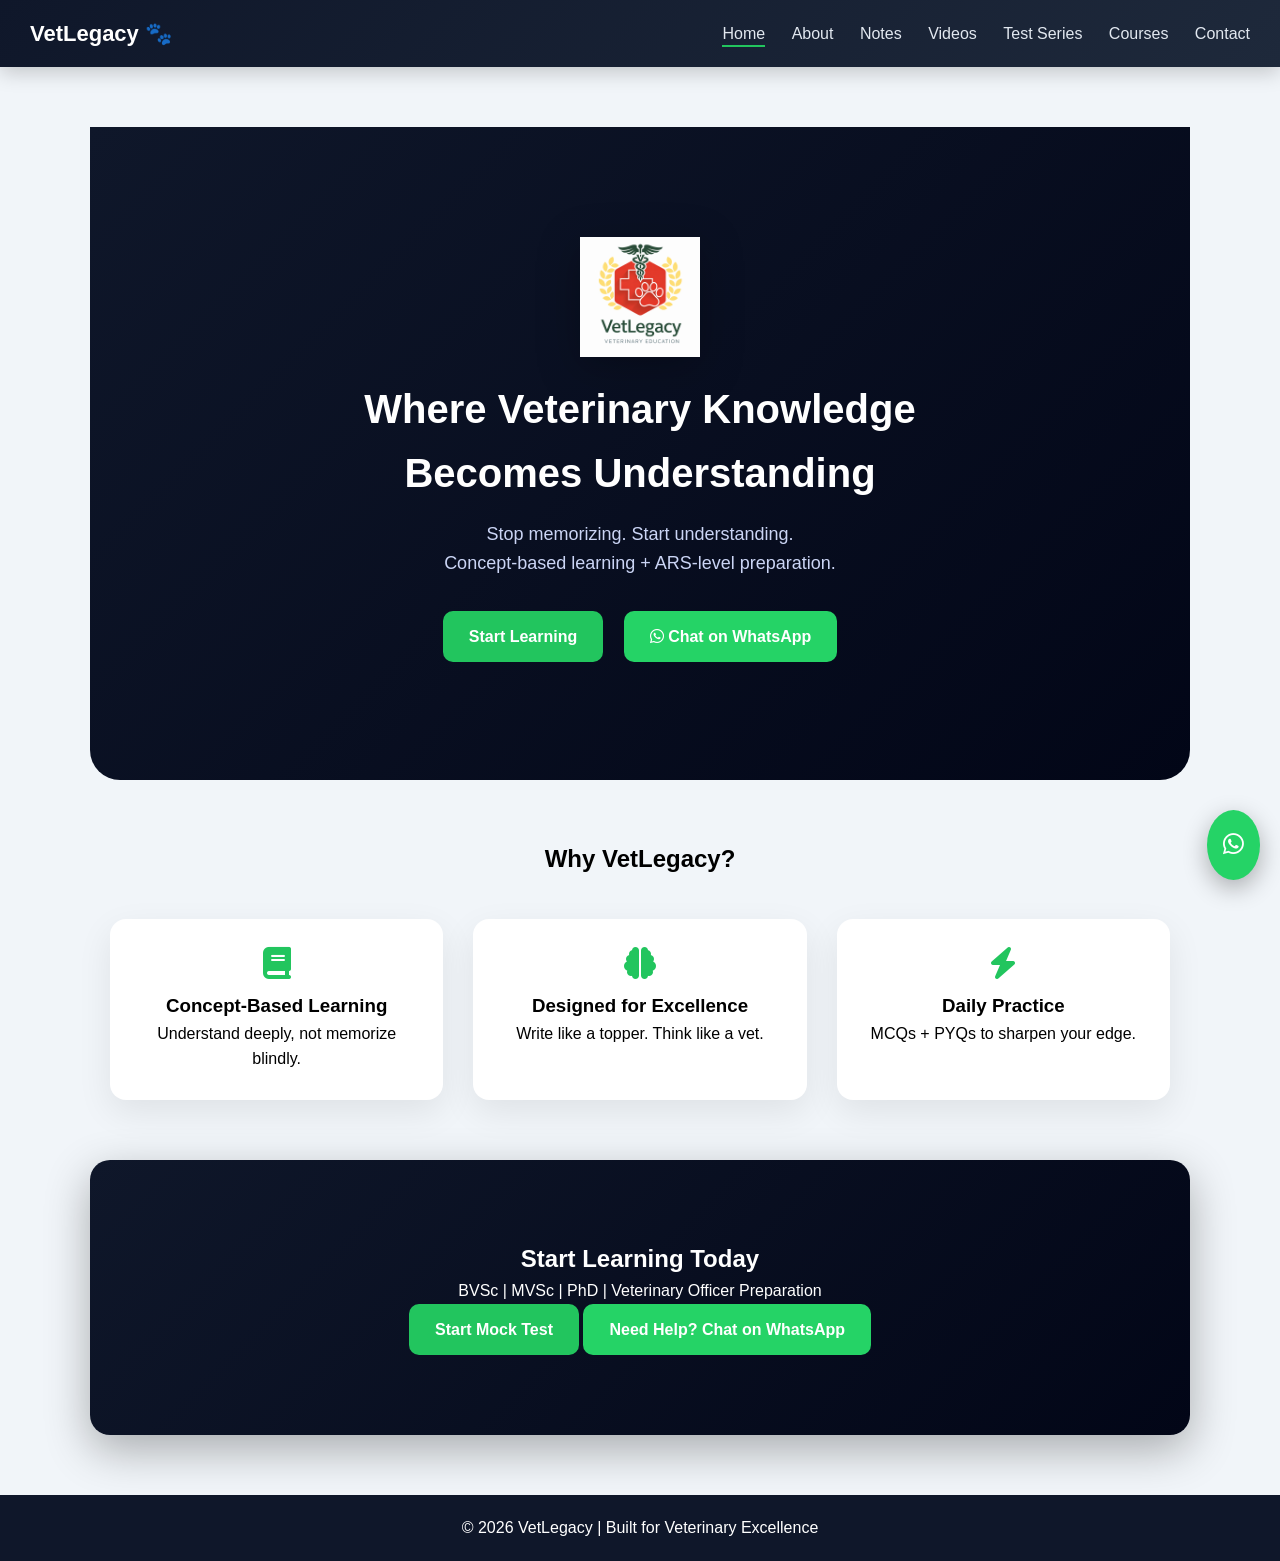
<file: index.html>
<!DOCTYPE html>
<html lang="en">
<head>
    <meta charset="UTF-8">
    <meta name="viewport" content="width=device-width, initial-scale=1.0">

    <title>VetLegacy | Veterinary Learning Platform</title>

    <!-- CSS -->
    <link rel="stylesheet" href="style.css">

    <!-- ICONS -->
    <link rel="stylesheet" href="https://cdnjs.cloudflare.com/ajax/libs/font-awesome/6.5.0/css/all.min.css">

    <!-- SEO -->
    <meta name="description" content="VetLegacy - Veterinary learning platform for BVSc, MVSc and Veterinary Officer exam preparation.">
</head>

<body>

<!-- 🔷 NAVBAR -->
<header class="navbar">
    <div class="nav-container">
        <h2 class="logo">VetLegacy 🐾</h2>

        <nav>
            <a href="index.html" class="active">Home</a>
            <a href="about.html">About</a>
            <a href="notes.html">Notes</a>
            <a href="#">Videos</a>
            <a href="test.html">Test Series</a>
            <a href="courses.html">Courses</a>
            <a href="contact.html">Contact</a>
        </nav>
    </div>
</header>

<!-- 🔷 HERO -->
<section class="hero fade-up">

    <div class="hero-content">

        <!-- LOGO -->
        <img src="logo.png" alt="VetLegacy Logo" class="hero-logo">

        <h1>Where Veterinary Knowledge Becomes Understanding</h1>

        <p>
            Stop memorizing. Start understanding.<br>
            Concept-based learning + ARS-level preparation.
        </p>

        <!-- BUTTONS -->
        <div class="hero-buttons">
            <a href="courses.html" class="btn">Start Learning</a>

            <a href="https://wa.me/918858934752?text=Hello%20VetLegacy%20I%20need%20guidance"
               target="_blank" class="btn whatsapp">
               <i class="fab fa-whatsapp"></i> Chat on WhatsApp
            </a>
        </div>

    </div>

</section>

<!-- 🔷 FEATURES -->
<section class="features fade-up">

    <h2>Why VetLegacy?</h2>

    <div class="feature-grid">

        <div class="feature-card">
            <i class="fas fa-book icon"></i>
            <h3>Concept-Based Learning</h3>
            <p>Understand deeply, not memorize blindly.</p>
        </div>

        <div class="feature-card">
            <i class="fas fa-brain icon"></i>
            <h3>Designed for Excellence</h3>
            <p>Write like a topper. Think like a vet.</p>
        </div>

        <div class="feature-card">
            <i class="fas fa-bolt icon"></i>
            <h3>Daily Practice</h3>
            <p>MCQs + PYQs to sharpen your edge.</p>
        </div>

    </div>

</section>

<!-- 🔷 CTA -->
<section class="cta fade-up">
    <h2>Start Learning Today</h2>
    <p>BVSc | MVSc | PhD | Veterinary Officer Preparation</p>

    <a href="test.html" class="btn">Start Mock Test</a>

    <a href="https://wa.me/918858934752?text=Hello%20VetLegacy%20(Mock%20Test%20User)"
       target="_blank" class="btn whatsapp">
       Need Help? Chat on WhatsApp
    </a>
</section>

<!-- 🔷 FOOTER -->
<footer>
    <p>© 2026 VetLegacy | Built for Veterinary Excellence</p>
</footer>

<!-- 🔷 FLOATING WHATSAPP -->
<a href="https://chat.whatsapp.com/ETyTleLrMaYGKlV55RhQ85"
   target="_blank" class="whatsapp-float">
    <i class="fab fa-whatsapp"></i>
</a>

<!-- 🔷 ANIMATION SCRIPT -->
<script>
const elements = document.querySelectorAll('.fade-up');

function revealOnScroll() {
    elements.forEach(el => {
        const position = el.getBoundingClientRect().top;
        const screenHeight = window.innerHeight;

        if (position < screenHeight - 100) {
            el.classList.add('active');
        }
    });
}

window.addEventListener('scroll', revealOnScroll);
window.addEventListener('load', revealOnScroll);
</script>

</body>
</html>
</file>
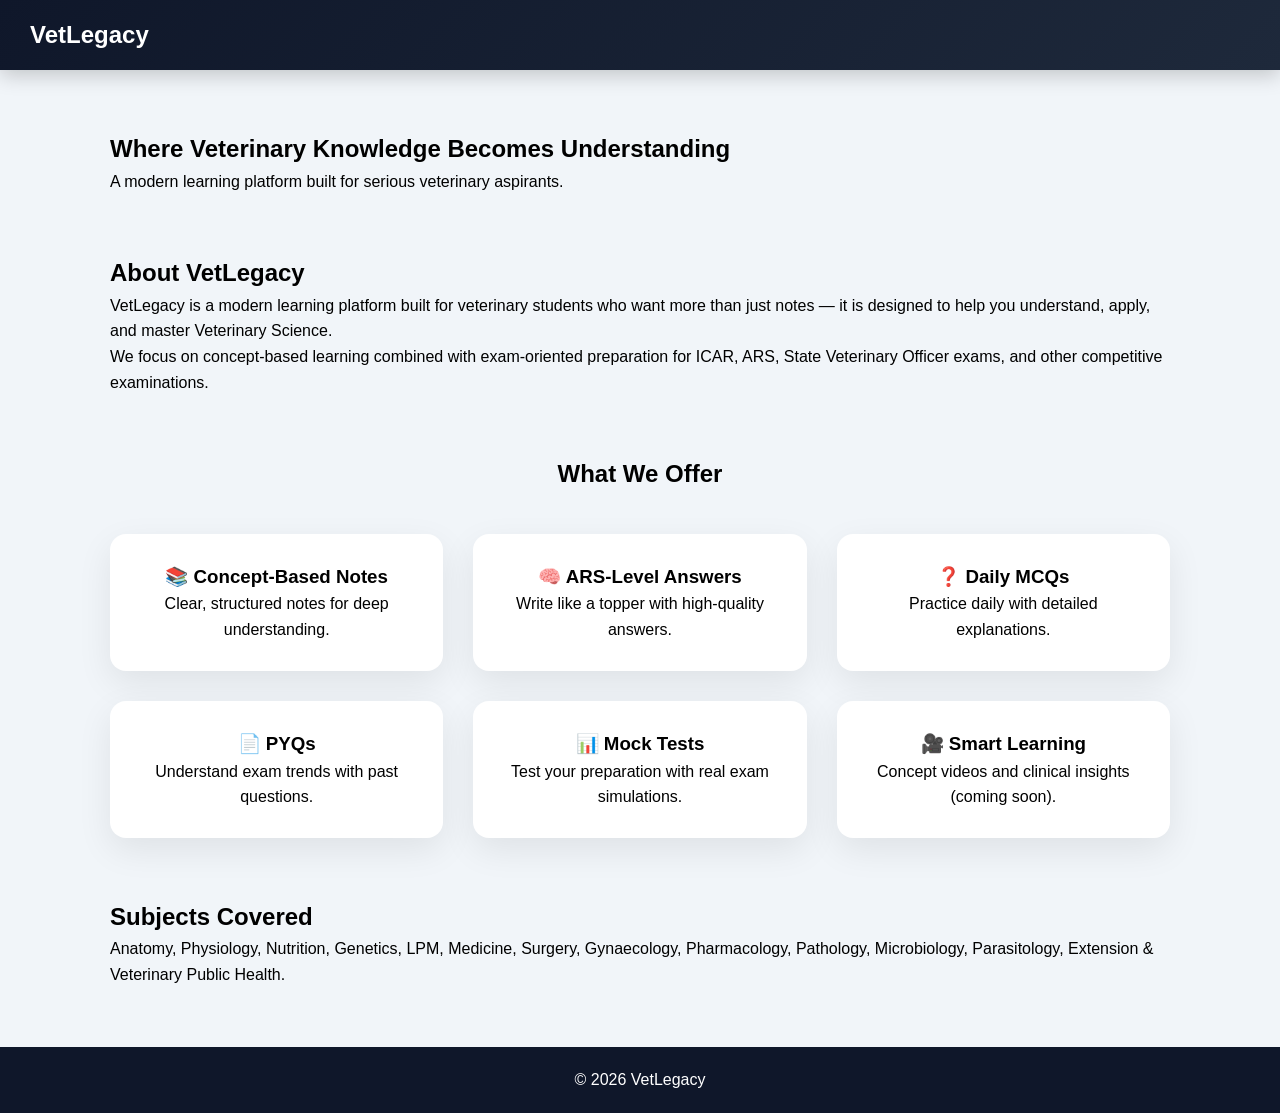
<file: about.html>
<!DOCTYPE html>
<html lang="en">
<head>
    <meta charset="UTF-8">
    <meta name="viewport" content="width=device-width, initial-scale=1.0">
    <title>About VetLegacy</title>
    <link rel="stylesheet" href="style.css">
</head>

<body>

<!-- NAVBAR -->
<header class="navbar">
    <h2>VetLegacy</h2>
</header>

<!-- HERO -->
<section class="about-hero">
    <h1>Where Veterinary Knowledge Becomes Understanding</h1>
    <p>
        A modern learning platform built for serious veterinary aspirants.
    </p>
</section>

<!-- ABOUT (MAIN SECTION - ONLY ONE) -->
<section class="about-section">

    <div class="about-container">

        <h2>About VetLegacy</h2>

        <p>
            VetLegacy is a modern learning platform built for veterinary students who want more than just notes —
            it is designed to help you understand, apply, and master Veterinary Science.
        </p>

        <p>
            We focus on concept-based learning combined with exam-oriented preparation for ICAR, ARS,
            State Veterinary Officer exams, and other competitive examinations.
        </p>

    </div>

</section>

<!-- FEATURES -->
<section class="features">

    <h2>What We Offer</h2>

    <div class="feature-grid">

        <div class="feature-card">
            <h3>📚 Concept-Based Notes</h3>
            <p>Clear, structured notes for deep understanding.</p>
        </div>

        <div class="feature-card">
            <h3>🧠 ARS-Level Answers</h3>
            <p>Write like a topper with high-quality answers.</p>
        </div>

        <div class="feature-card">
            <h3>❓ Daily MCQs</h3>
            <p>Practice daily with detailed explanations.</p>
        </div>

        <div class="feature-card">
            <h3>📄 PYQs</h3>
            <p>Understand exam trends with past questions.</p>
        </div>

        <div class="feature-card">
            <h3>📊 Mock Tests</h3>
            <p>Test your preparation with real exam simulations.</p>
        </div>

        <div class="feature-card">
            <h3>🎥 Smart Learning</h3>
            <p>Concept videos and clinical insights (coming soon).</p>
        </div>

    </div>

</section>

<!-- SUBJECTS -->
<section class="subjects">

    <h2>Subjects Covered</h2>

    <p>
        Anatomy, Physiology, Nutrition, Genetics, LPM, Medicine, Surgery, Gynaecology,
        Pharmacology, Pathology, Microbiology, Parasitology, Extension & Veterinary Public Health.
    </p>

</section>

<!-- FOOTER -->
<footer>
    <p>© 2026 VetLegacy</p>
</footer>

</body>
</html>
</file>
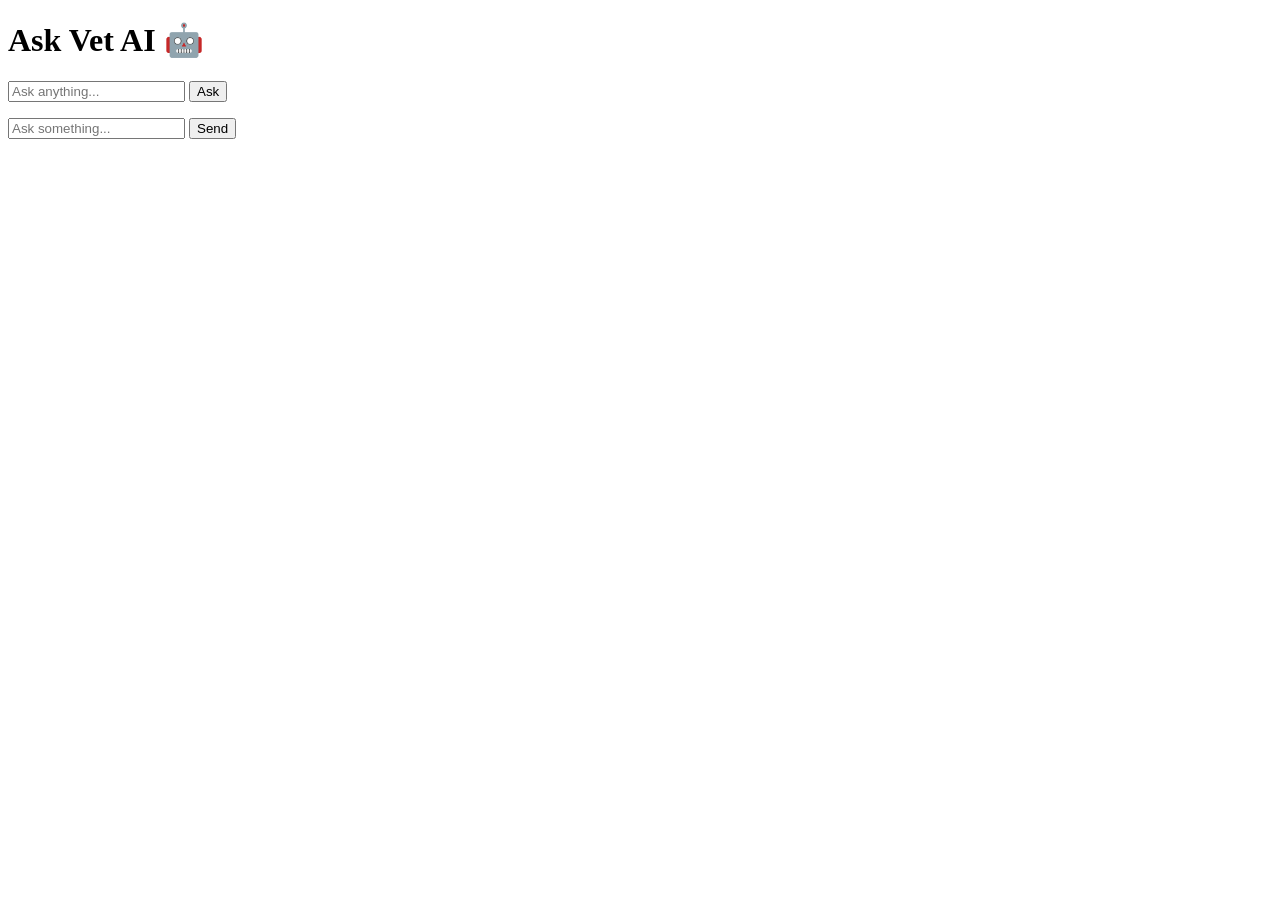
<file: chatbot.html>
<!DOCTYPE html>
<html>
<body>

<h1>Ask Vet AI 🤖</h1>

<input type="text" id="question" placeholder="Ask anything...">
<button onclick="answer()">Ask</button>

<p id="response"></p>

<script>
function answer() {
  let q = document.getElementById("question").value;

  let reply = "";

  if(q.toLowerCase().includes("nutrition")){
    reply = "Animal nutrition involves feed, digestion, and metabolism.";
  }
  else if(q.toLowerCase().includes("physiology")){
    reply = "Physiology studies body functions of animals.";
  }
  else{
    reply = "This is a demo AI. Real AI coming soon!";
  }

  document.getElementById("response").innerText = reply;
}
</script>

</body>
</html>
<input type="text" id="userInput" placeholder="Ask something..." />
<button onclick="sendMessage()">Send</button>

<div id="chatBox"></div>
</file>
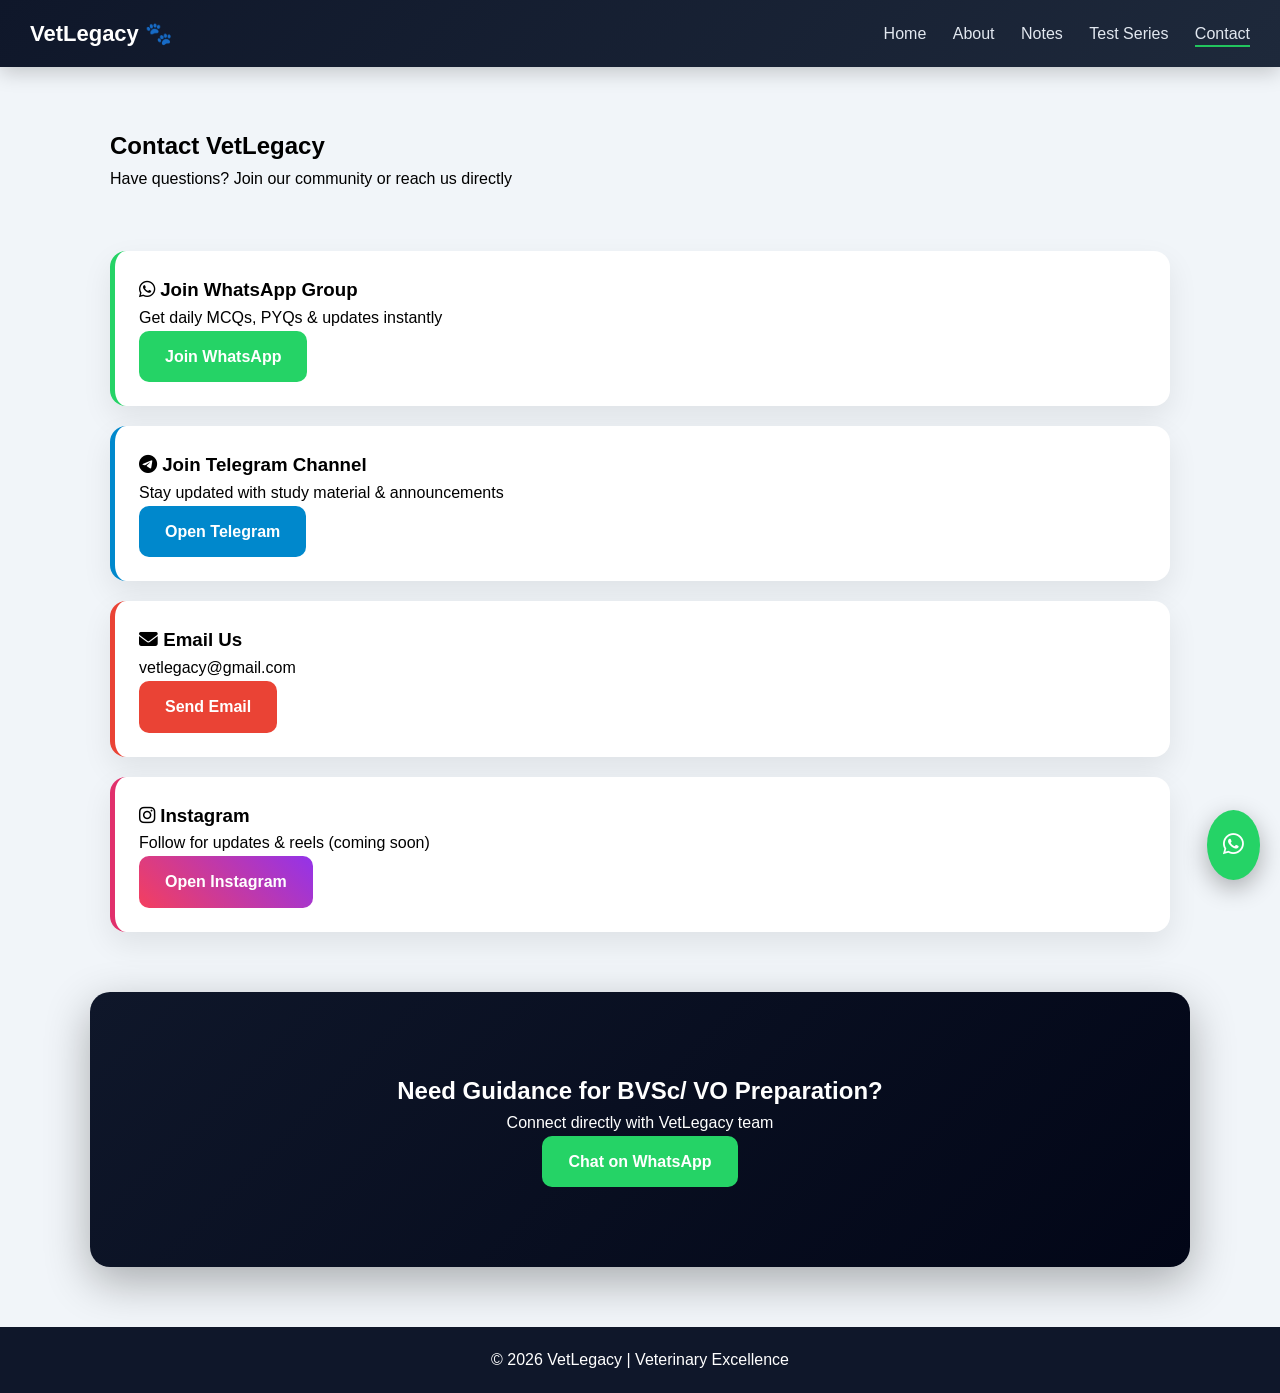
<file: contact.html>
<!DOCTYPE html>
<html lang="en">
<head>
    <meta charset="UTF-8">
    <meta name="viewport" content="width=device-width, initial-scale=1.0">

    <title>Contact - VetLegacy</title>

    <!-- CSS -->
    <link rel="stylesheet" href="style.css">

    <!-- ICONS -->
    <link rel="stylesheet" href="https://cdnjs.cloudflare.com/ajax/libs/font-awesome/6.5.0/css/all.min.css">
</head>

<body>

<!-- 🔷 NAVBAR -->
<header class="navbar">
    <div class="nav-container">
        <h2 class="logo">VetLegacy 🐾</h2>
        <nav>
            <a href="index.html">Home</a>
            <a href="about.html">About</a>
            <a href="notes.html">Notes</a>
            <a href="test.html">Test Series</a>
            <a href="contact.html" class="active">Contact</a>
        </nav>
    </div>
</header>

<!-- 🔷 HERO -->
<section class="contact-hero">
    <h1>Contact VetLegacy</h1>
    <p>Have questions? Join our community or reach us directly</p>
</section>

<!-- 🔷 CONTACT CARDS -->
<section class="contact-section">

    <div class="contact-grid">

        <!-- WHATSAPP -->
        <div class="contact-card">
            <h3><i class="fab fa-whatsapp"></i> Join WhatsApp Group</h3>
            <p>Get daily MCQs, PYQs & updates instantly</p>

            <a href="https://chat.whatsapp.com/ETyTleLrMaYGKlV55RhQ85" 
               target="_blank" class="btn whatsapp">
               Join WhatsApp
            </a>
        </div>

        <!-- TELEGRAM -->
        <div class="contact-card">
            <h3><i class="fab fa-telegram"></i> Join Telegram Channel</h3>
            <p>Stay updated with study material & announcements</p>

            <a href="https://t.me/VETLegacy" 
               target="_blank" class="btn telegram">
               Open Telegram
            </a>
        </div>

        <!-- EMAIL -->
        <div class="contact-card">
            <h3><i class="fas fa-envelope"></i> Email Us</h3>
            <p>vetlegacy@gmail.com</p>

            <a href="mailto:vetlegacy@gmail.com" class="btn email">
               Send Email
            </a>
        </div>

        <!-- INSTAGRAM -->
        <div class="contact-card">
            <h3><i class="fab fa-instagram"></i> Instagram</h3>
            <p>Follow for updates & reels (coming soon)</p>

            <a href="#" class="btn instagram">
               Open Instagram
            </a>
        </div>

    </div>

</section>

<!-- 🔷 CTA STRIP -->
<section class="cta">
    <h2>Need Guidance for BVSc/ VO Preparation?</h2>
    <p>Connect directly with VetLegacy team</p>

    <a href="https://wa.me/918858934752?text=Hello%20VetLegacy%20I%20need%20guidance" 
       target="_blank" class="btn whatsapp">
       Chat on WhatsApp
    </a>
</section>

<!-- 🔷 FOOTER -->
<footer>
    <p>© 2026 VetLegacy | Veterinary Excellence</p>
</footer>

<!-- 🔷 FLOATING WHATSAPP BUTTON -->
<a href="https://chat.whatsapp.com/ETyTleLrMaYGKlV55RhQ85" 
   target="_blank" class="whatsapp-float">
    <i class="fab fa-whatsapp"></i>
</a>

</body>
</html>
</file>
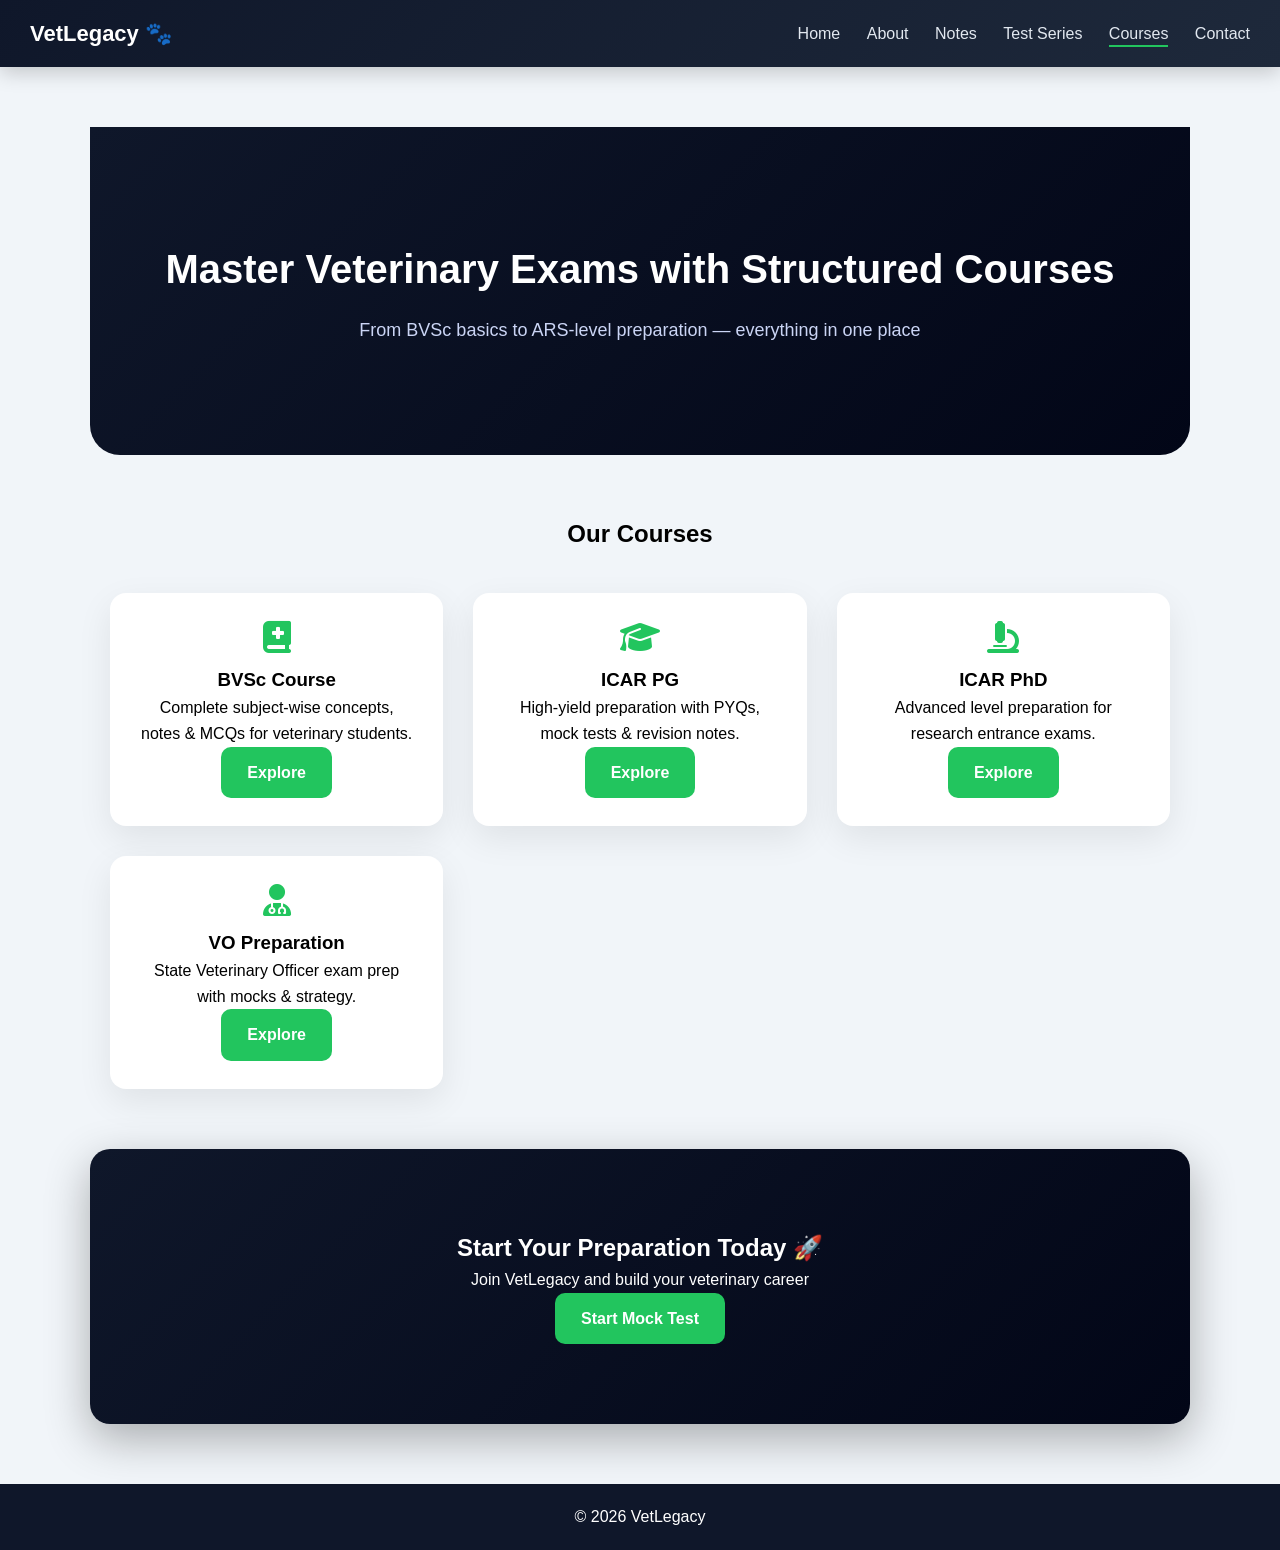
<file: courses.html>
<!DOCTYPE html>
<html lang="en">
<head>
    <meta charset="UTF-8">
    <meta name="viewport" content="width=device-width, initial-scale=1.0">
    <title>Courses - VetLegacy</title>

    <link rel="stylesheet" href="style.css">

    <!-- ICONS -->
    <link rel="stylesheet" href="https://cdnjs.cloudflare.com/ajax/libs/font-awesome/6.5.0/css/all.min.css">
</head>

<body>

<!-- NAVBAR -->
<header class="navbar">
    <div class="nav-container">
        <h2 class="logo">VetLegacy 🐾</h2>

        <nav>
            <a href="index.html">Home</a>
            <a href="about.html">About</a>
            <a href="notes.html">Notes</a>
            <a href="test.html">Test Series</a>
            <a href="courses.html" class="active">Courses</a>
            <a href="contact.html">Contact</a>
        </nav>
    </div>
</header>

<!-- HERO -->
<section class="hero fade-up">
    <h1>Master Veterinary Exams with Structured Courses</h1>
    <p>From BVSc basics to ARS-level preparation — everything in one place</p>
</section>

<!-- COURSES -->
<section class="features fade-up">

    <h2>Our Courses</h2>

    <div class="feature-grid">

        <!-- BVSc -->
        <div class="feature-card">
            <i class="fas fa-book-medical icon"></i>
            <h3>BVSc Course</h3>
            <p>Complete subject-wise concepts, notes & MCQs for veterinary students.</p>
<a href="bvsc.html" class="btn">Explore</a>        </div>

        <!-- ICAR PG -->
        <div class="feature-card">
            <i class="fas fa-graduation-cap icon"></i>
            <h3>ICAR PG</h3>
            <p>High-yield preparation with PYQs, mock tests & revision notes.</p>
            <a href="#" class="btn">Explore</a>
        </div>

        <!-- ICAR PhD -->
        <div class="feature-card">
            <i class="fas fa-microscope icon"></i>
            <h3>ICAR PhD</h3>
            <p>Advanced level preparation for research entrance exams.</p>
            <a href="#" class="btn">Explore</a>
        </div>

        <!-- VO PREP -->
        <div class="feature-card">
            <i class="fas fa-user-doctor icon"></i>
            <h3>VO Preparation</h3>
            <p>State Veterinary Officer exam prep with mocks & strategy.</p>
            <a href="#" class="btn">Explore</a>
        </div>

    </div>

</section>

<!-- CTA -->
<section class="cta fade-up">
    <h2>Start Your Preparation Today 🚀</h2>
    <p>Join VetLegacy and build your veterinary career</p>
    <a href="test.html" class="btn">Start Mock Test</a>
</section>

<!-- FOOTER -->
<footer>
    <p>© 2026 VetLegacy</p>
</footer>

<!-- ANIMATION -->
<script>
const elements = document.querySelectorAll('.fade-up');

function revealOnScroll() {
    elements.forEach(el => {
        const position = el.getBoundingClientRect().top;
        const screenHeight = window.innerHeight;

        if (position < screenHeight - 100) {
            el.classList.add('active');
        }
    });
}

window.addEventListener('scroll', revealOnScroll);
window.addEventListener('load', revealOnScroll);
</script>

</body>
</html>
</file>
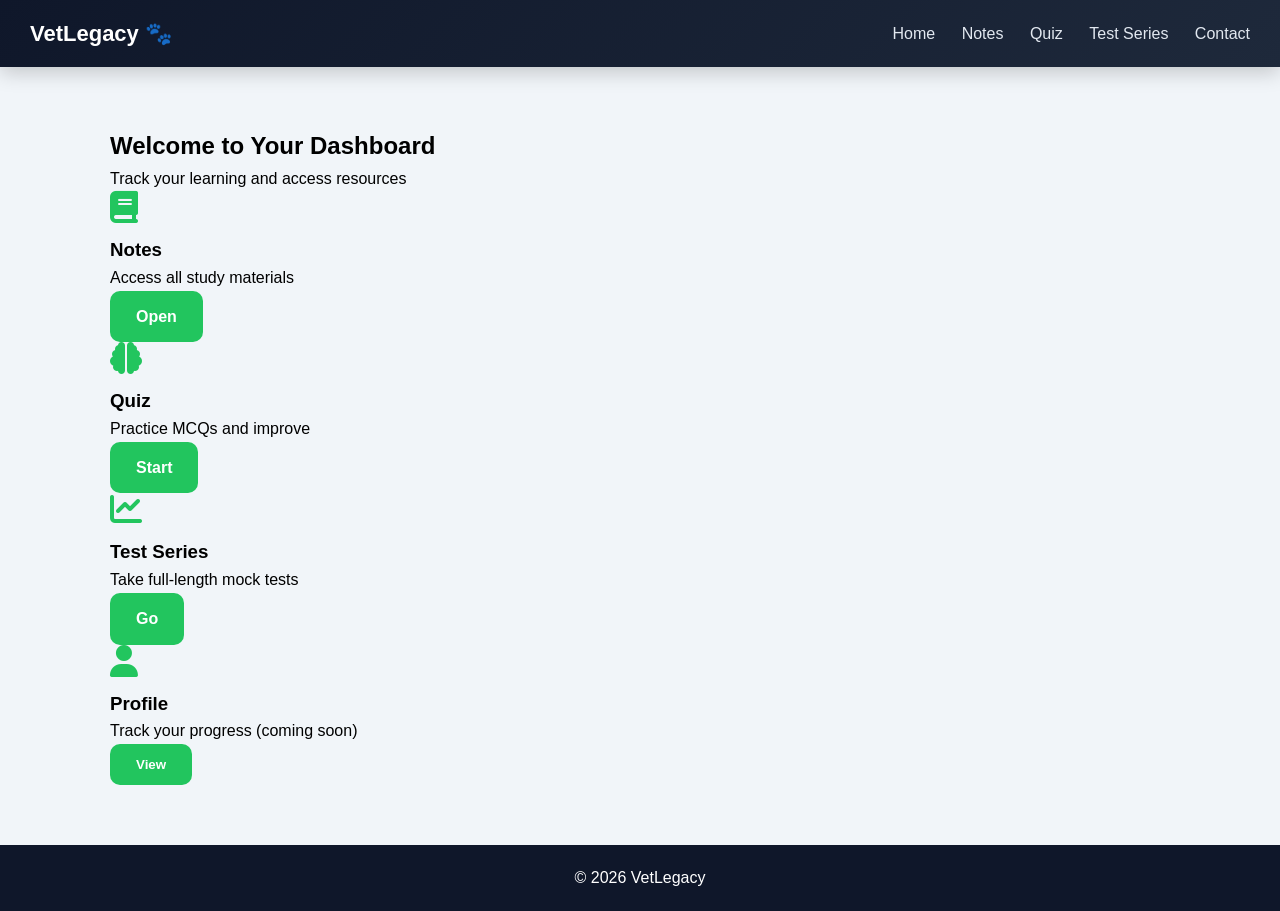
<file: dashboard.html>
<!DOCTYPE html>
<html lang="en">
<head>
    <meta charset="UTF-8">
    <meta name="viewport" content="width=device-width, initial-scale=1.0">
    <title>VetLegacy Dashboard</title>
    <link rel="stylesheet" href="style.css">

    <!-- ICONS -->
    <link rel="stylesheet" href="https://cdnjs.cloudflare.com/ajax/libs/font-awesome/6.5.0/css/all.min.css">
</head>

<body>

<!-- NAVBAR -->
<header class="navbar">
    <div class="nav-container">
        <h2 class="logo">VetLegacy 🐾</h2>

        <nav>
            <a href="index.html">Home</a>
            <a href="notes.html">Notes</a>
            <a href="quiz.html">Quiz</a>
            <a href="test.html">Test Series</a>
            <a href="contact.html">Contact</a>
        </nav>
    </div>
</header>

<!-- DASHBOARD -->
<section class="dashboard fade-up">

    <h1>Welcome to Your Dashboard</h1>
    <p>Track your learning and access resources</p>

    <div class="dashboard-grid">

        <div class="dashboard-card">
            <i class="fas fa-book icon"></i>
            <h3>Notes</h3>
            <p>Access all study materials</p>
            <a href="notes.html" class="btn">Open</a>
        </div>

        <div class="dashboard-card">
            <i class="fas fa-brain icon"></i>
            <h3>Quiz</h3>
            <p>Practice MCQs and improve</p>
            <a href="quiz.html" class="btn">Start</a>
        </div>

        <div class="dashboard-card">
            <i class="fas fa-chart-line icon"></i>
            <h3>Test Series</h3>
            <p>Take full-length mock tests</p>
            <a href="test.html" class="btn">Go</a>
        </div>

        <div class="dashboard-card">
            <i class="fas fa-user icon"></i>
            <h3>Profile</h3>
            <p>Track your progress (coming soon)</p>
            <button class="btn">View</button>
        </div>

    </div>

</section>

<footer>
    <p>© 2026 VetLegacy</p>
</footer>

<!-- ANIMATION -->
<script>
const elements = document.querySelectorAll('.fade-up');

window.addEventListener('scroll', () => {
    elements.forEach(el => {
        const position = el.getBoundingClientRect().top;
        const screenHeight = window.innerHeight;

        if(position < screenHeight - 100){
            el.classList.add('active');
        }
    });
});
</script>

</body>
</html>
</file>
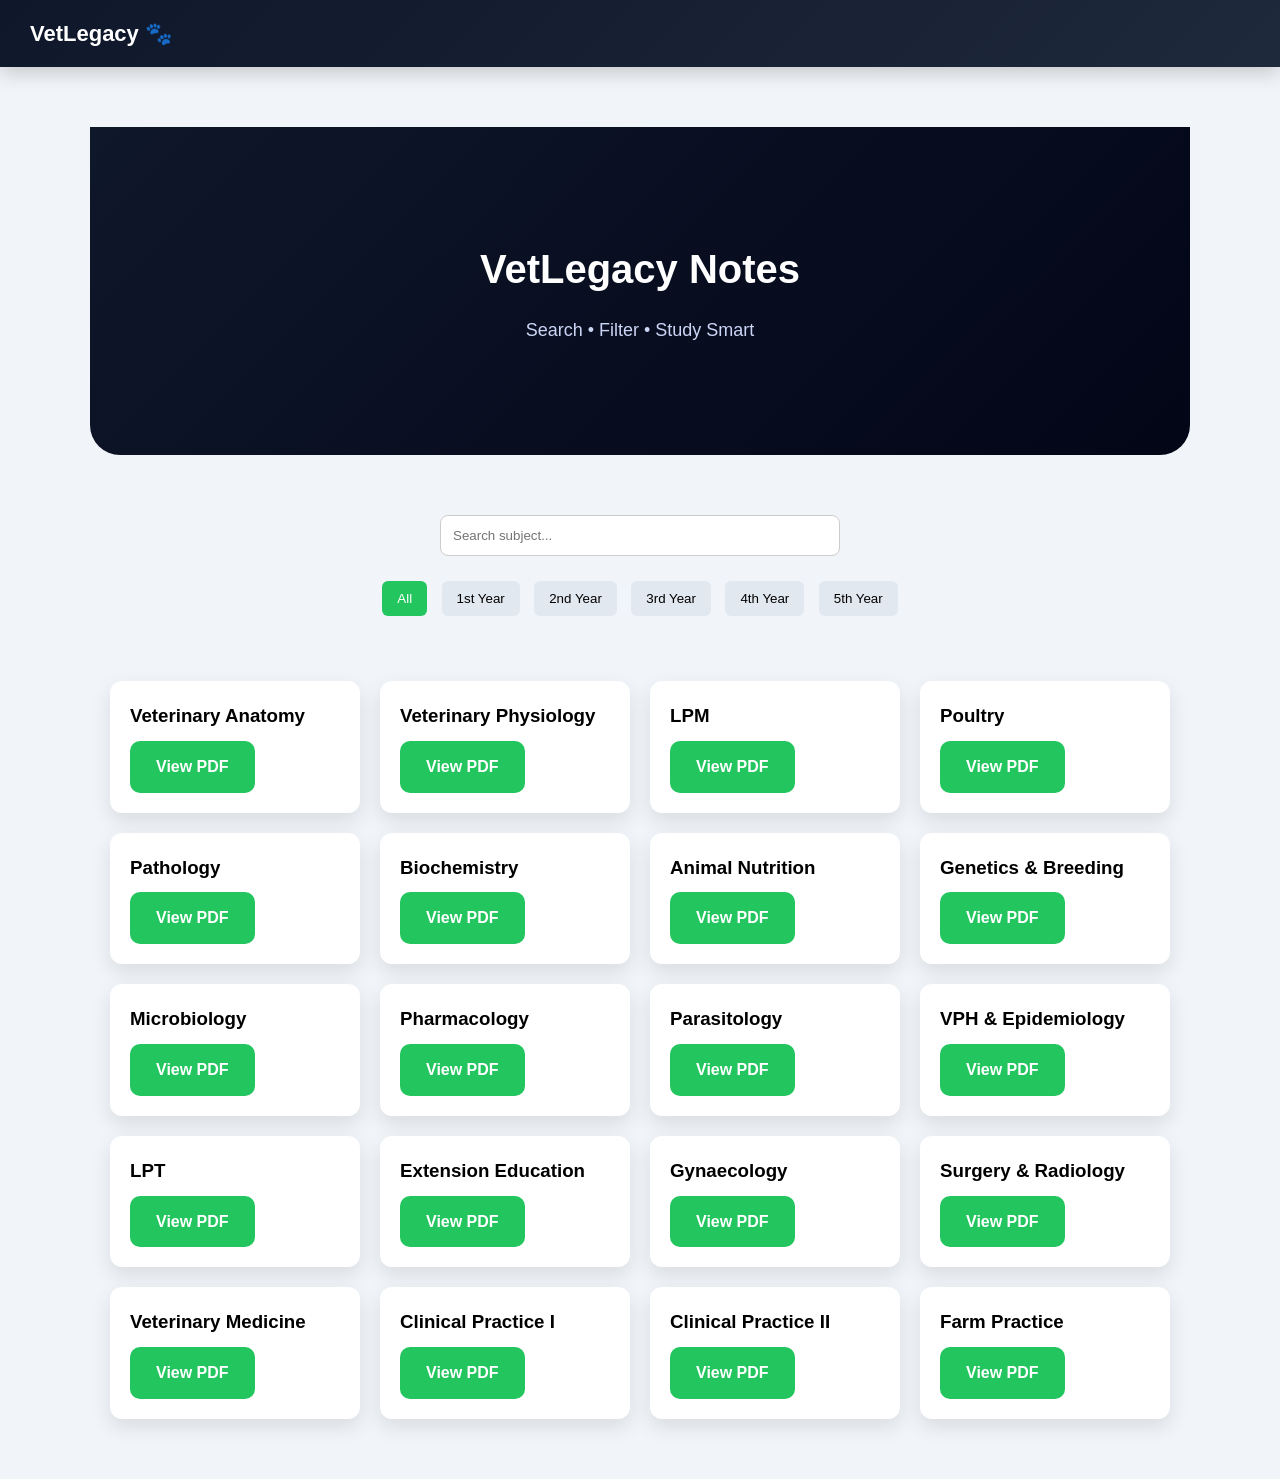
<file: notes.html>
<!DOCTYPE html>
<html lang="en">
<head>
    <meta charset="UTF-8">
    <meta name="viewport" content="width=device-width, initial-scale=1.0">
    <title>VetLegacy Notes</title>

    <link rel="stylesheet" href="style.css">

    <style>
        .search-box {
            max-width: 400px;
            margin: 20px auto;
        }

        .search-box input {
            width: 100%;
            padding: 12px;
            border-radius: 8px;
            border: 1px solid #ccc;
        }

        .filter-buttons {
            text-align: center;
            margin-bottom: 20px;
        }

        .filter-buttons button {
            margin: 5px;
            padding: 10px 15px;
            border: none;
            border-radius: 6px;
            cursor: pointer;
            background: #e2e8f0;
        }

        .filter-buttons button.active {
            background: #22c55e;
            color: white;
        }

        .notes-grid {
            display: grid;
            grid-template-columns: repeat(auto-fit, minmax(230px, 1fr));
            gap: 20px;
        }

        .note-card {
            background: white;
            padding: 20px;
            border-radius: 12px;
            box-shadow: 0 8px 20px rgba(0,0,0,0.1);
        }

        .note-card h3 {
            margin-bottom: 10px;
        }
    </style>
</head>

<body>

<header class="navbar">
    <div class="nav-container">
        <h2 class="logo">VetLegacy 🐾</h2>
    </div>
</header>

<section class="hero">
    <h1>VetLegacy Notes</h1>
    <p>Search • Filter • Study Smart</p>
</section>

<!-- 🔍 SEARCH -->
<div class="search-box">
    <input type="text" id="searchInput" placeholder="Search subject...">
</div>

<!-- 🎯 FILTER -->
<div class="filter-buttons">
    <button onclick="filterYear('all', this)" class="active">All</button>
    <button onclick="filterYear('1st', this)">1st Year</button>
    <button onclick="filterYear('2nd', this)">2nd Year</button>
    <button onclick="filterYear('3rd', this)">3rd Year</button>
    <button onclick="filterYear('4th', this)">4th Year</button>
    <button onclick="filterYear('5th', this)">5th Year</button>
</div>

<!-- 📚 NOTES -->
<section class="notes-grid" id="notesContainer">

    <!-- 1ST YEAR -->
    <div class="note-card" data-year="1st">
        <h3>Veterinary Anatomy</h3>
        <a href="pdfs/anatomy.pdf" target="_blank" class="btn">View PDF</a>
    </div>

    <div class="note-card" data-year="1st">
        <h3>Veterinary Physiology</h3>
        <a href="pdfs/physiology.pdf" target="_blank" class="btn">View PDF</a>
    </div>

    <div class="note-card" data-year="1st">
        <h3>LPM</h3>
        <a href="pdfs/lpm.pdf" target="_blank" class="btn">View PDF</a>
    </div>

    <div class="note-card" data-year="1st">
        <h3>Poultry</h3>
        <a href="pdfs/poultry.pdf" target="_blank" class="btn">View PDF</a>
    </div>

    <!-- 2ND YEAR -->
    <div class="note-card" data-year="2nd">
        <h3>Pathology</h3>
        <a href="pdfs/pathology.pdf" target="_blank" class="btn">View PDF</a>
    </div>

    <div class="note-card" data-year="2nd">
        <h3>Biochemistry</h3>
        <a href="pdfs/biochemistry.pdf" target="_blank" class="btn">View PDF</a>
    </div>

    <div class="note-card" data-year="2nd">
        <h3>Animal Nutrition</h3>
        <a href="pdfs/nutrition.pdf" target="_blank" class="btn">View PDF</a>
    </div>

    <div class="note-card" data-year="2nd">
        <h3>Genetics & Breeding</h3>
        <a href="pdfs/genetics.pdf" target="_blank" class="btn">View PDF</a>
    </div>

    <div class="note-card" data-year="2nd">
        <h3>Microbiology</h3>
        <a href="pdfs/microbiology.pdf" target="_blank" class="btn">View PDF</a>
    </div>

    <!-- 3RD YEAR -->
    <div class="note-card" data-year="3rd">
        <h3>Pharmacology</h3>
        <a href="pdfs/pharmacology.pdf" target="_blank" class="btn">View PDF</a>
    </div>

    <div class="note-card" data-year="3rd">
        <h3>Parasitology</h3>
        <a href="pdfs/parasitology.pdf" target="_blank" class="btn">View PDF</a>
    </div>

    <div class="note-card" data-year="3rd">
        <h3>VPH & Epidemiology</h3>
        <a href="pdfs/vph.pdf" target="_blank" class="btn">View PDF</a>
    </div>

    <div class="note-card" data-year="3rd">
        <h3>LPT</h3>
        <a href="pdfs/lpt.pdf" target="_blank" class="btn">View PDF</a>
    </div>

    <div class="note-card" data-year="3rd">
        <h3>Extension Education</h3>
        <a href="pdfs/extension.pdf" target="_blank" class="btn">View PDF</a>
    </div>

    <!-- 4TH YEAR -->
    <div class="note-card" data-year="4th">
        <h3>Gynaecology</h3>
        <a href="pdfs/gynae.pdf" target="_blank" class="btn">View PDF</a>
    </div>

    <div class="note-card" data-year="4th">
        <h3>Surgery & Radiology</h3>
        <a href="pdfs/surgery.pdf" target="_blank" class="btn">View PDF</a>
    </div>

    <div class="note-card" data-year="4th">
        <h3>Veterinary Medicine</h3>
        <a href="pdfs/medicine.pdf" target="_blank" class="btn">View PDF</a>
    </div>

    <!-- 5TH YEAR -->
    <div class="note-card" data-year="5th">
        <h3>Clinical Practice I</h3>
        <a href="pdfs/clinical1.pdf" target="_blank" class="btn">View PDF</a>
    </div>

    <div class="note-card" data-year="5th">
        <h3>Clinical Practice II</h3>
        <a href="pdfs/clinical2.pdf" target="_blank" class="btn">View PDF</a>
    </div>

    <div class="note-card" data-year="5th">
        <h3>Farm Practice</h3>
        <a href="pdfs/farm.pdf" target="_blank" class="btn">View PDF</a>
    </div>

</section>

<!-- SCRIPT -->
<script>
const searchInput = document.getElementById("searchInput");
const notes = document.querySelectorAll(".note-card");

searchInput.addEventListener("keyup", () => {
    const value = searchInput.value.toLowerCase();

    notes.forEach(card => {
        const text = card.innerText.toLowerCase();
        card.style.display = text.includes(value) ? "block" : "none";
    });
});

function filterYear(year, btn) {
    document.querySelectorAll(".filter-buttons button").forEach(b => b.classList.remove("active"));
    btn.classList.add("active");

    notes.forEach(card => {
        if (year === "all" || card.dataset.year === year) {
            card.style.display = "block";
        } else {
            card.style.display = "none";
        }
    });
}
</script>

</body>
</html>
</file>
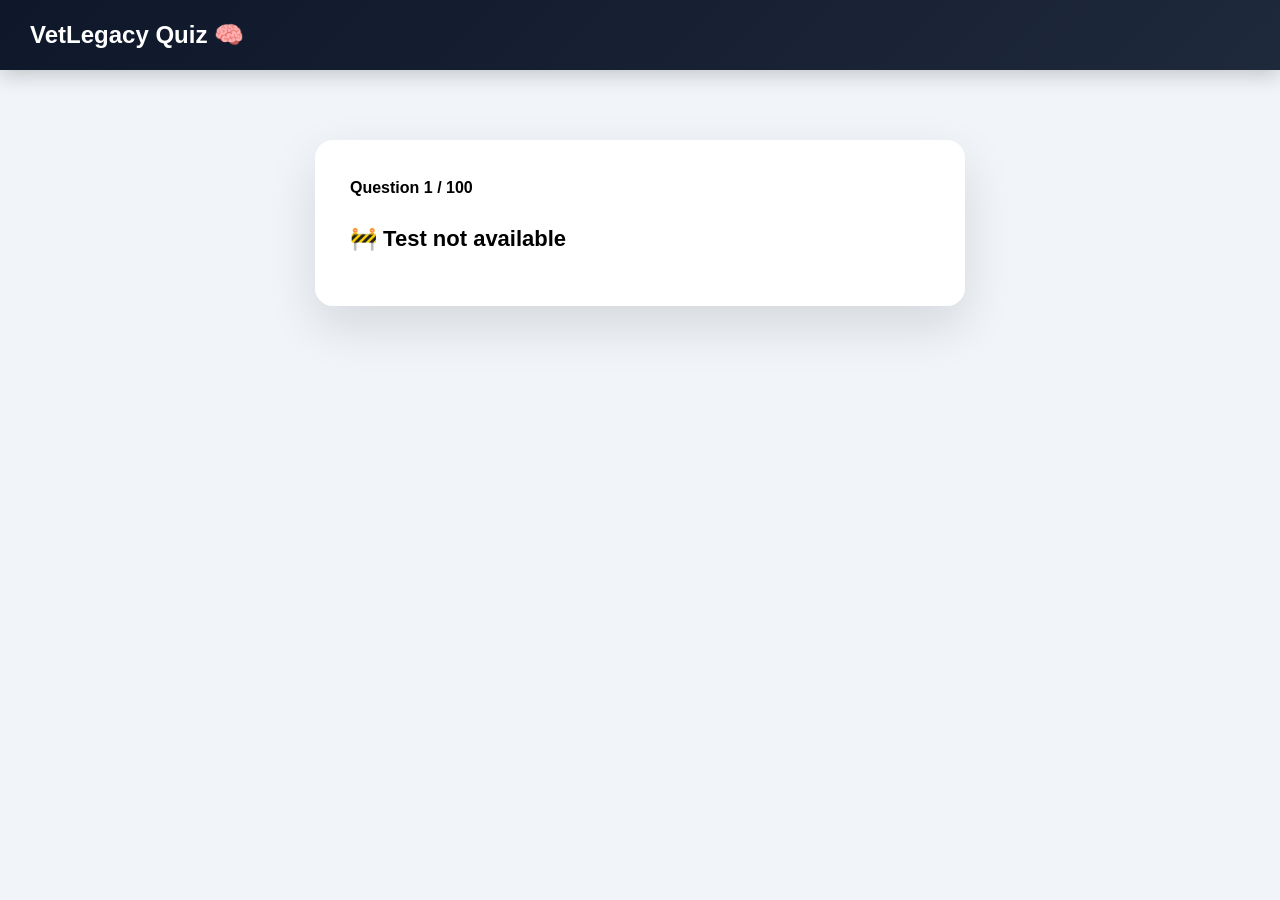
<file: quiz.html>
<!DOCTYPE html>
<html lang="en">
<head>
    <meta charset="UTF-8">
    <meta name="viewport" content="width=device-width, initial-scale=1.0">
    <title>VetLegacy Quiz</title>
    <link rel="stylesheet" href="style.css">
</head>

<body>

<!-- 🔷 NAVBAR -->
<header class="navbar">
    <h2>VetLegacy Quiz 🧠</h2>
</header>

<!-- 🔷 QUIZ CONTAINER -->
<section class="quiz-container">

    <!-- 🔝 TOP INFO BAR -->
    <div class="quiz-top">
        <p id="timer">⏱ 15</p>
        <p id="progress">Question 1 / 100</p>
    </div>

    <!-- ❓ QUESTION -->
    <h2 id="question">Loading...</h2>

    <!-- 🔘 OPTIONS -->
    <div id="options"></div>

    <!-- 💡 EXPLANATION -->
    <p id="explanation" style="margin-top:10px; font-weight:bold;"></p>

    <!-- ➡️ NEXT BUTTON -->
    <button id="nextBtn" class="btn" onclick="nextQuestion()" style="display:none;">
        Next Question
    </button>

    <!-- 📊 SCORE -->
    <p id="score"></p>

</section>

<!-- ⚙️ SCRIPTS (VERY IMPORTANT ORDER + DEFER) -->
<script src="quiz.js" defer></script>
<script src="script.js" defer></script>

</body>
</html>
</file>
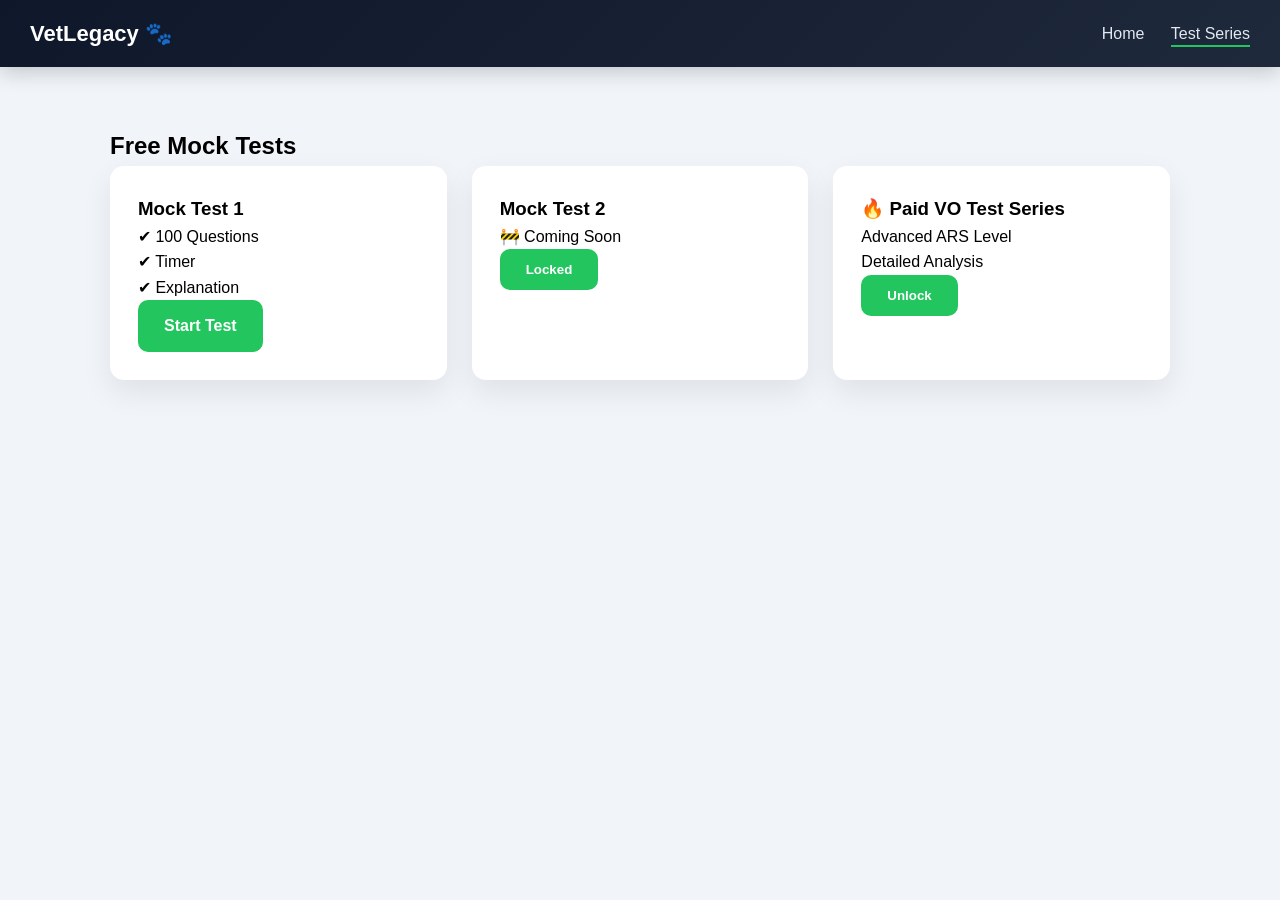
<file: test.html>
<!DOCTYPE html>
<html lang="en">
<head>
    <meta charset="UTF-8">
    <meta name="viewport" content="width=device-width, initial-scale=1.0">
    <title>VetLegacy Test Series</title>
    <link rel="stylesheet" href="style.css">
</head>

<body>

<!-- 🔷 NAVBAR -->
<header class="navbar">
    <div class="nav-container">
        <h2 class="logo">VetLegacy 🐾</h2>

        <nav>
            <a href="index.html">Home</a>
            <a href="test.html" class="active">Test Series</a>
        </nav>
    </div>
</header>

<!-- 🔷 TEST SECTION -->
<section class="test-section">

    <h2 class="section-title">Free Mock Tests</h2>

    <div class="test-grid">

        <!-- ✅ MOCK TEST 1 -->
        <div class="test-card">
            <h3>Mock Test 1</h3>
            <p>✔ 100 Questions<br>✔ Timer<br>✔ Explanation</p>
            <a href="quiz.html?test=1" class="btn">Start Test</a>
        </div>

        <!-- ❌ MOCK TEST 2 -->
        <div class="test-card disabled">
            <h3>Mock Test 2</h3>
            <p>🚧 Coming Soon</p>
            <button class="btn disabled-btn" disabled>Locked</button>
        </div>

        <!-- 🔥 PAID TEST -->
        <div class="test-card premium">
            <h3>🔥 Paid VO Test Series</h3>
            <p>Advanced ARS Level<br>Detailed Analysis</p>
            <button class="btn premium-btn">Unlock</button>
        </div>

    </div>

</section>

</body>
</html>
</file>
<file: style.css>
/* ===== RESET ===== */
* {
    margin: 0;
    padding: 0;
    box-sizing: border-box;
}

body {
    font-family: "Segoe UI", Arial, sans-serif;
    background: #f1f5f9;
    line-height: 1.6;
    animation: fadeIn 0.6s ease;
}

/* ===== LINKS ===== */
a {
    text-decoration: none;
}

/* ===== NAVBAR ===== */
.navbar {
    background: linear-gradient(135deg, #0f172a, #1e293b);
    color: white;
    padding: 16px 30px;
    position: sticky;
    top: 0;
    z-index: 1000;
    box-shadow: 0 5px 20px rgba(0,0,0,0.2);
}

.nav-container {
    display: flex;
    justify-content: space-between;
    align-items: center;
}

.logo {
    font-size: 22px;
    font-weight: bold;
}

/* NAV LINKS */
.navbar nav a {
    color: #e2e8f0;
    margin-left: 22px;
    font-weight: 500;
    position: relative;
    transition: 0.3s;
}

/* UNDERLINE EFFECT */
.navbar nav a::after {
    content: "";
    position: absolute;
    width: 0%;
    height: 2px;
    background: #22c55e;
    left: 0;
    bottom: -5px;
    transition: 0.3s;
}

.navbar nav a:hover::after,
.navbar nav a.active::after {
    width: 100%;
}

.navbar nav a:hover {
    color: white;
}

/* ===== GLOBAL SECTION ===== */
section {
    max-width: 1100px;
    margin: 60px auto;
    padding: 0 20px;
}

/* ===== HERO ===== */
.hero {
    text-align: center;
    padding: 110px 20px;
    background: linear-gradient(135deg, #0f172a, #020617);
    color: white;
    border-radius: 0 0 30px 30px;
}

.hero-content {
    max-width: 700px;
    margin: auto;
}

/* LOGO */
.hero-logo {
    width: 120px;
    margin: 0 auto 20px;
    display: block;
    filter: drop-shadow(0 10px 20px rgba(0,0,0,0.25));
}

/* TEXT */
.hero h1 {
    font-size: 40px;
    margin-bottom: 15px;
    font-weight: 700;
}

.hero p {
    color: #cbd5f5;
    font-size: 18px;
}

/* 🔥 HERO BUTTON FIX */
.hero-buttons {
    margin-top: 25px;
}

.hero-buttons .btn {
    margin: 8px;
}

/* ===== BUTTON ===== */
.btn {
    display: inline-block;
    padding: 13px 26px;
    background: #22c55e;
    color: white;
    border-radius: 10px;
    font-weight: 600;
    transition: all 0.3s ease;
    border: none;
    cursor: pointer;
}

.btn:hover {
    transform: translateY(-3px);
    box-shadow: 0 12px 30px rgba(34,197,94,0.4);
}

/* ===== FEATURES ===== */
.features {
    text-align: center;
}

.feature-grid {
    display: grid;
    grid-template-columns: repeat(auto-fit, minmax(250px, 1fr));
    gap: 30px;
    margin-top: 40px;
}

.feature-card {
    background: white;
    padding: 28px;
    border-radius: 16px;
    box-shadow: 0 12px 35px rgba(0,0,0,0.08);
    transition: 0.35s;
}

.feature-card:hover {
    transform: translateY(-12px) scale(1.02);
    box-shadow: 0 18px 40px rgba(0,0,0,0.15);
}

.icon {
    font-size: 32px;
    margin-bottom: 12px;
    color: #22c55e;
}

/* ===== CTA ===== */
.cta {
    text-align: center;
    padding: 80px 20px;
    background: linear-gradient(135deg, #0f172a, #020617);
    color: white;
    border-radius: 20px;
    box-shadow: 0 15px 45px rgba(0,0,0,0.3);
}

/* ===== QUIZ ===== */
.quiz-container {
    max-width: 650px;
    margin: 70px auto;
    background: white;
    padding: 35px;
    border-radius: 18px;
    box-shadow: 0 20px 50px rgba(0,0,0,0.12);
}

.quiz-top {
    display: flex;
    justify-content: space-between;
    margin-bottom: 20px;
    font-weight: bold;
}

#timer {
    color: #ef4444;
}

#question {
    font-size: 22px;
    margin-bottom: 15px;
    font-weight: 600;
}

/* OPTIONS */
#options button {
    display: block;
    width: 100%;
    margin: 10px 0;
    padding: 14px;
    border: none;
    background: #e2e8f0;
    border-radius: 10px;
    cursor: pointer;
    transition: 0.25s;
}

#options button:hover {
    background: #cbd5f5;
    transform: translateX(6px);
}

.correct {
    background: #22c55e !important;
    color: white;
}

.wrong {
    background: #ef4444 !important;
    color: white;
}

/* ===== TEST PAGE ===== */
.test-grid {
    display: grid;
    grid-template-columns: repeat(auto-fit, minmax(250px, 1fr));
    gap: 25px;
}

.test-card {
    background: white;
    padding: 28px;
    border-radius: 14px;
    box-shadow: 0 12px 30px rgba(0,0,0,0.08);
    transition: 0.3s;
}

.test-card:hover {
    transform: translateY(-10px);
}

/* ===== CONTACT ===== */
.contact-card {
    background: white;
    padding: 24px;
    border-radius: 16px;
    margin-bottom: 20px;
    box-shadow: 0 12px 30px rgba(0,0,0,0.08);
    transition: 0.3s;
}

.contact-card:hover {
    transform: translateY(-8px);
}

/* PLATFORM COLORS */
.contact-card:nth-child(1) { border-left: 5px solid #25D366; }
.contact-card:nth-child(2) { border-left: 5px solid #0088cc; }
.contact-card:nth-child(3) { border-left: 5px solid #ea4335; }
.contact-card:nth-child(4) { border-left: 5px solid #E1306C; }

.whatsapp { background: #25D366; }
.telegram { background: #0088cc; }
.email { background: #ea4335; }
.instagram { background: linear-gradient(45deg, #f43f5e, #9333ea); }

/* FLOAT BUTTON */
.whatsapp-float {
    position: fixed;
    bottom: 20px;
    right: 20px;
    background: #25D366;
    color: white;
    font-size: 24px;
    padding: 16px;
    border-radius: 50%;
    box-shadow: 0 8px 25px rgba(0,0,0,0.3);
    z-index: 1000;
}

.whatsapp-float:hover {
    transform: scale(1.2);
}

/* ===== FOOTER ===== */
footer {
    text-align: center;
    padding: 20px;
    background: #0f172a;
    color: white;
}

/* ===== ANIMATION ===== */
.fade-up {
    opacity: 0;
    transform: translateY(30px);
    transition: 0.6s ease;
}

.fade-up.active {
    opacity: 1;
    transform: translateY(0);
}

@keyframes fadeIn {
    from { opacity: 0; }
    to { opacity: 1; }
}

/* ===== MOBILE ===== */
@media (max-width: 768px) {

    .nav-container {
        flex-direction: column;
        gap: 10px;
    }

    .hero h1 {
        font-size: 26px;
    }

    .hero-buttons {
        display: flex;
        flex-direction: column;
    }

    .feature-grid,
    .test-grid {
        grid-template-columns: 1fr;
    }
}
</file>
